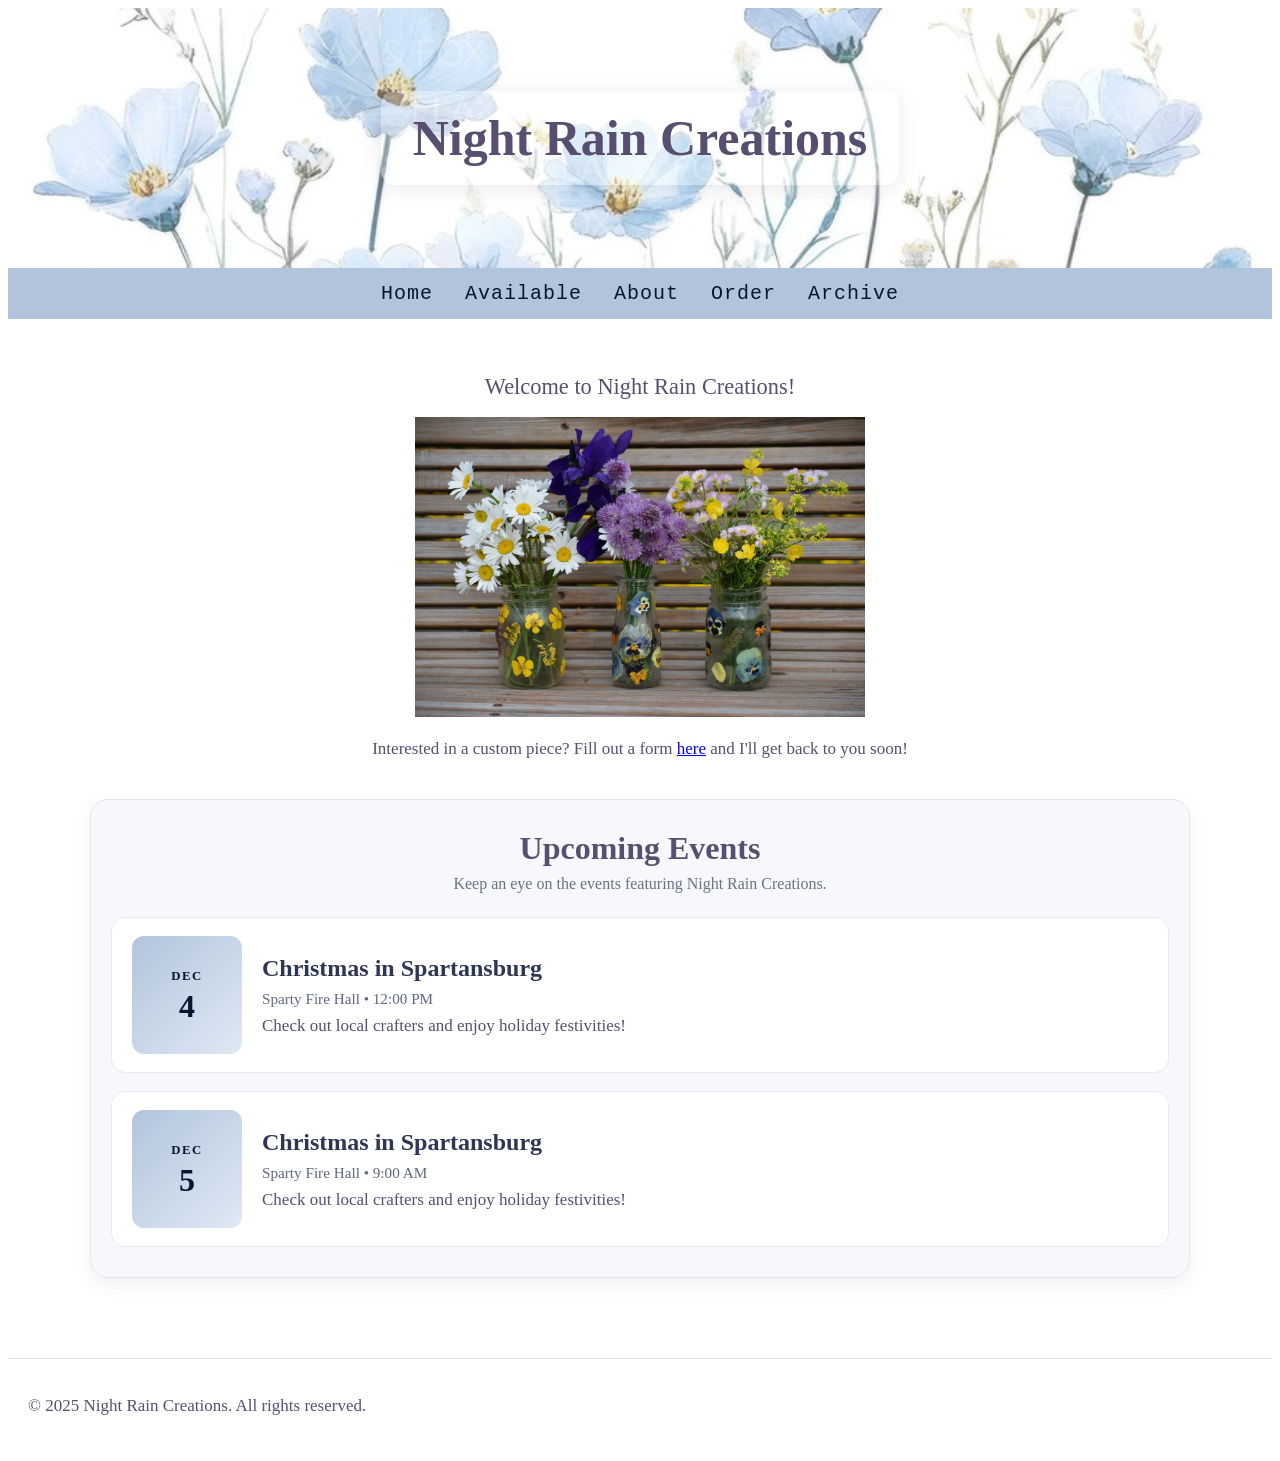
<file: docs/index.html>
<!DOCTYPE html>
<html lang="en">

<header>
    <title>Night Rain Creations</title>
    <link rel="stylesheet" type="text/css" href="gallery.css"/>
    <h1>Night Rain Creations</h1>
</header>

<body>
        <ul class="navbar">
            <li class="navbar"><a href="index.html">Home</a></li>
			<li class="navbar"><a href="gallery.html">Available</a></li> 
            <li class="navbar"><a href="about.html">About</a></li>  
            <li class="navbar"><a href="order.html">Order</a></li>
            <li class="navbar"><a href="archive.html">Archive</a></li>
        </ul> 

    <main class="home-page">
        <p style="text-align: center;"" class="welcome-message">Welcome to Night Rain Creations!</p>
        <p style="text-align: center;"><img src="images/pretty.jpg" height="300px"></p>
        <p style="text-align: center;">Interested in a custom piece? Fill out a form <a href="order.html">here</a> and I'll get back to you soon!</p>

        <section class="upcoming-events">
            <div class="section-heading">
                <h2>Upcoming Events</h2>
                <p>Keep an eye on the events featuring Night Rain Creations.</p>
            </div>

            <div class="event-list">
                <article class="event-card">
                    <div class="event-date">
                        <span class="month">Dec</span>
                        <span class="day">4</span>
                    </div>
                    <div class="event-details">
                        <h3>Christmas in Spartansburg</h3>
                        <p class="event-meta">Sparty Fire Hall • 12:00 PM</p>
                        <p>Check out local crafters and enjoy holiday festivities!</p>
                    </div>
                </article>

                <article class="event-card">
                    <div class="event-date">
                        <span class="month">Dec</span>
                        <span class="day">5</span>
                    </div>
                    <div class="event-details">
                        <h3>Christmas in Spartansburg</h3>
                        <p class="event-meta">Sparty Fire Hall • 9:00 AM</p>
                        <p>Check out local crafters and enjoy holiday festivities!</p>
                    </div>
                </article>
            </div>
        </section>
    </main>

    <footer>
        <p>&copy; 2025 Night Rain Creations. All rights reserved.</p>
    </footer>
    
</body>
</html>
</file>
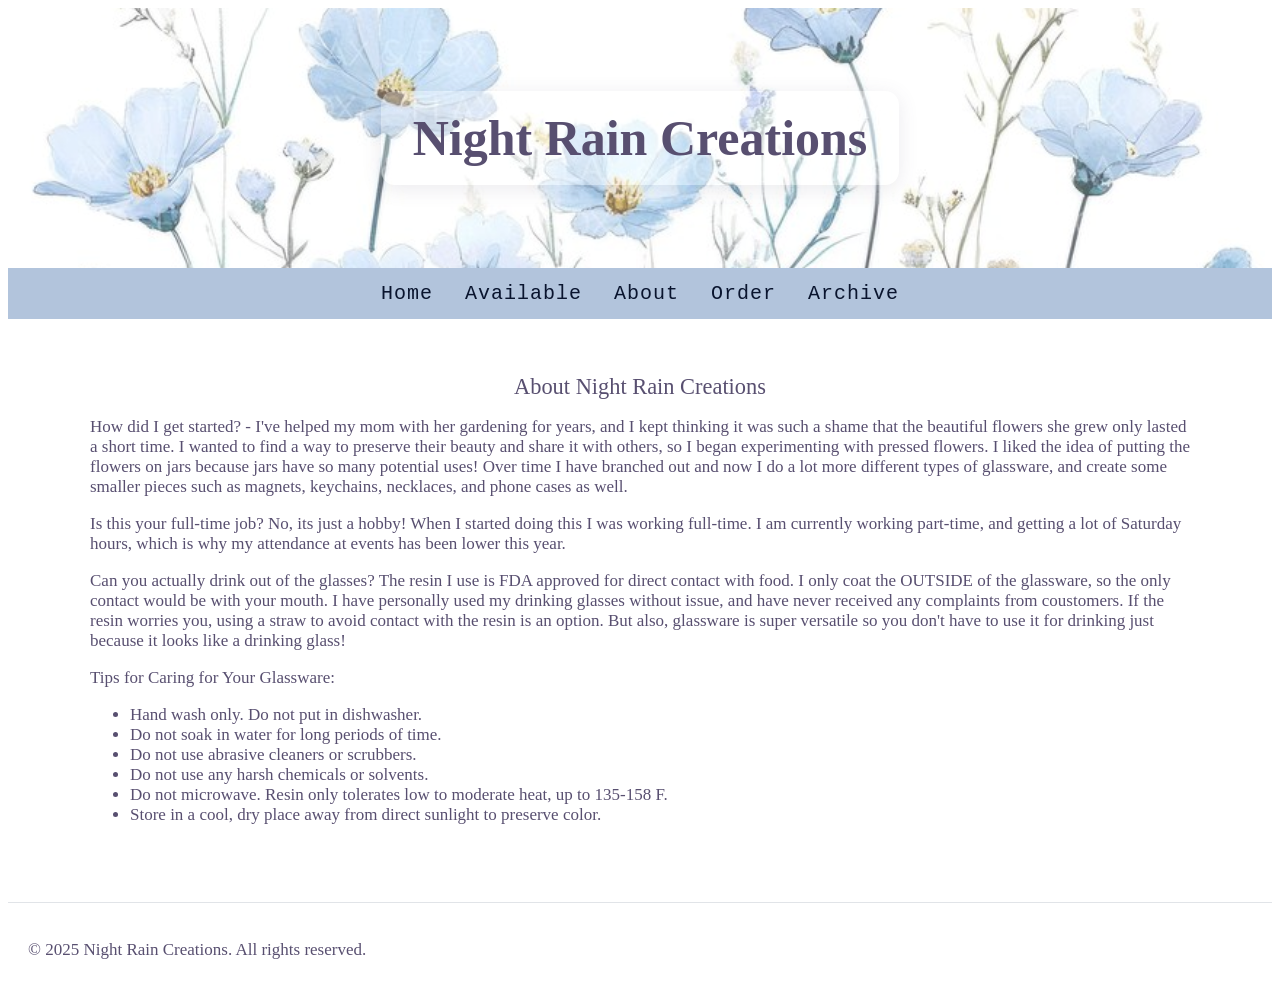
<file: docs/about.html>
<!DOCTYPE html>
<html lang="en">

<header>
    <title>Night Rain Creations</title>
    <link rel="stylesheet" type="text/css" href="gallery.css"/>
    <h1>Night Rain Creations</h1>
</header>

<body>
        <ul class="navbar">
            <li class="navbar"><a href="index.html">Home</a></li>
			<li class="navbar"><a href="gallery.html">Available</a></li> 
            <li class="navbar"><a href="about.html">About</a></li>  
            <li class="navbar"><a href="order.html">Order</a></li>
            <li class="navbar"><a href="archive.html">Archive</a></li>
        </ul> 

    <main class="home-page">
        <p class="welcome-message">About Night Rain Creations</p>
        <p>How did I get started? - I've helped my mom with her gardening for years, and I kept thinking it was such a shame that the beautiful flowers she grew only lasted a short time. I wanted to find a way to preserve their beauty and share it with others, so I began experimenting with pressed flowers. I liked the idea of putting the flowers on jars because jars have so many potential uses! Over time I have branched out and now I do a lot more different types of glassware, and create some smaller pieces such as magnets, keychains, necklaces, and phone cases as well.</p>
        <p>Is this your full-time job? No, its just a hobby! When I started doing this I was working full-time. I am currently working part-time, and getting a lot of Saturday hours, which is why my attendance at events has been lower this year.</p>
        <p>Can you actually drink out of the glasses? The resin I use is FDA approved for direct contact with food. I only coat the OUTSIDE of the glassware, so the only contact would be with your mouth. I have personally used my drinking glasses without issue, and have never received any complaints from coustomers. If the resin worries you, using a straw to avoid contact with the resin is an option. But also, glassware is super versatile so you don't have to use it for drinking just because it looks like a drinking glass!</p>
        <p>Tips for Caring for Your Glassware:</p>
        <ul>
            <li>Hand wash only. Do not put in dishwasher.</li>
            <li>Do not soak in water for long periods of time.</li>
            <li>Do not use abrasive cleaners or scrubbers.</li>
            <li>Do not use any harsh chemicals or solvents.</li>
            <li>Do not microwave. Resin only tolerates low to moderate heat, up to 135-158 F.</li>
            <li>Store in a cool, dry place away from direct sunlight to preserve color.</li>
        </ul>
    </main>

    <footer>
        <p>&copy; 2025 Night Rain Creations. All rights reserved.</p>
    </footer>
    
</body>
</html>
</file>
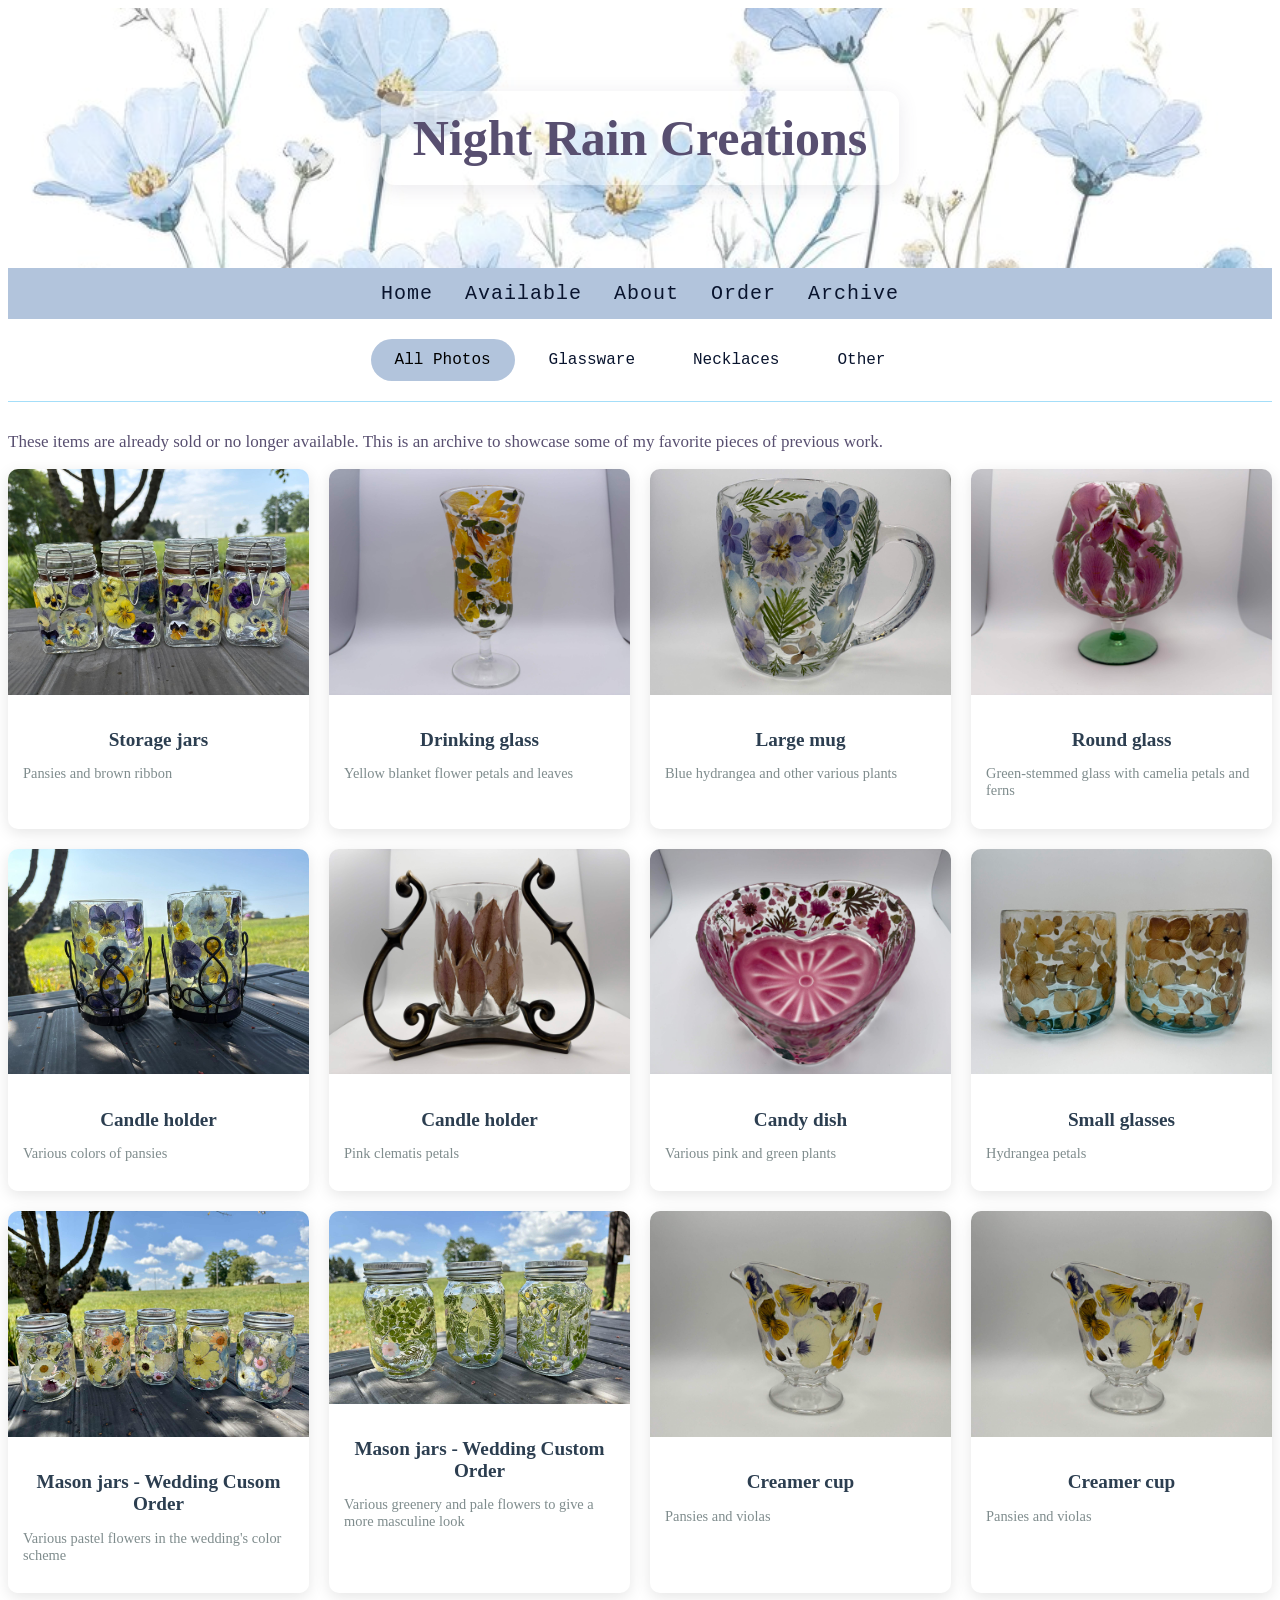
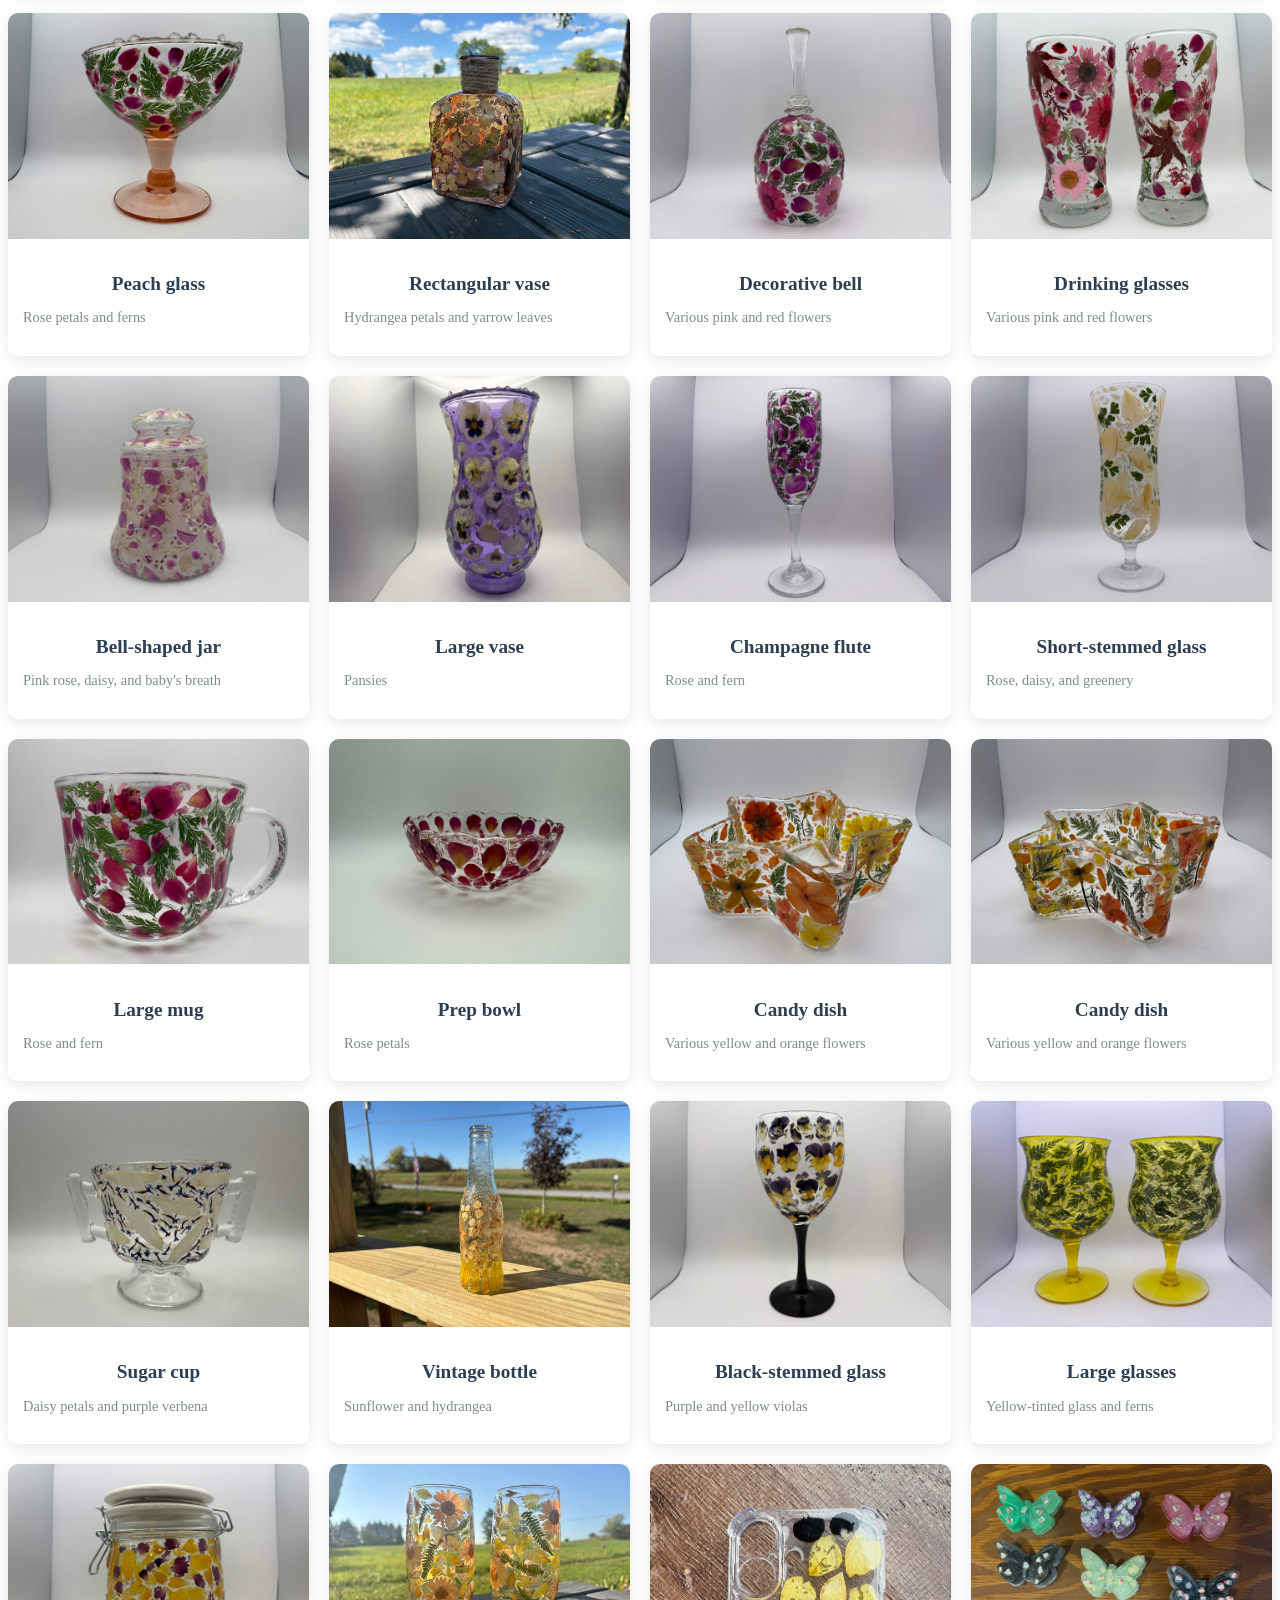
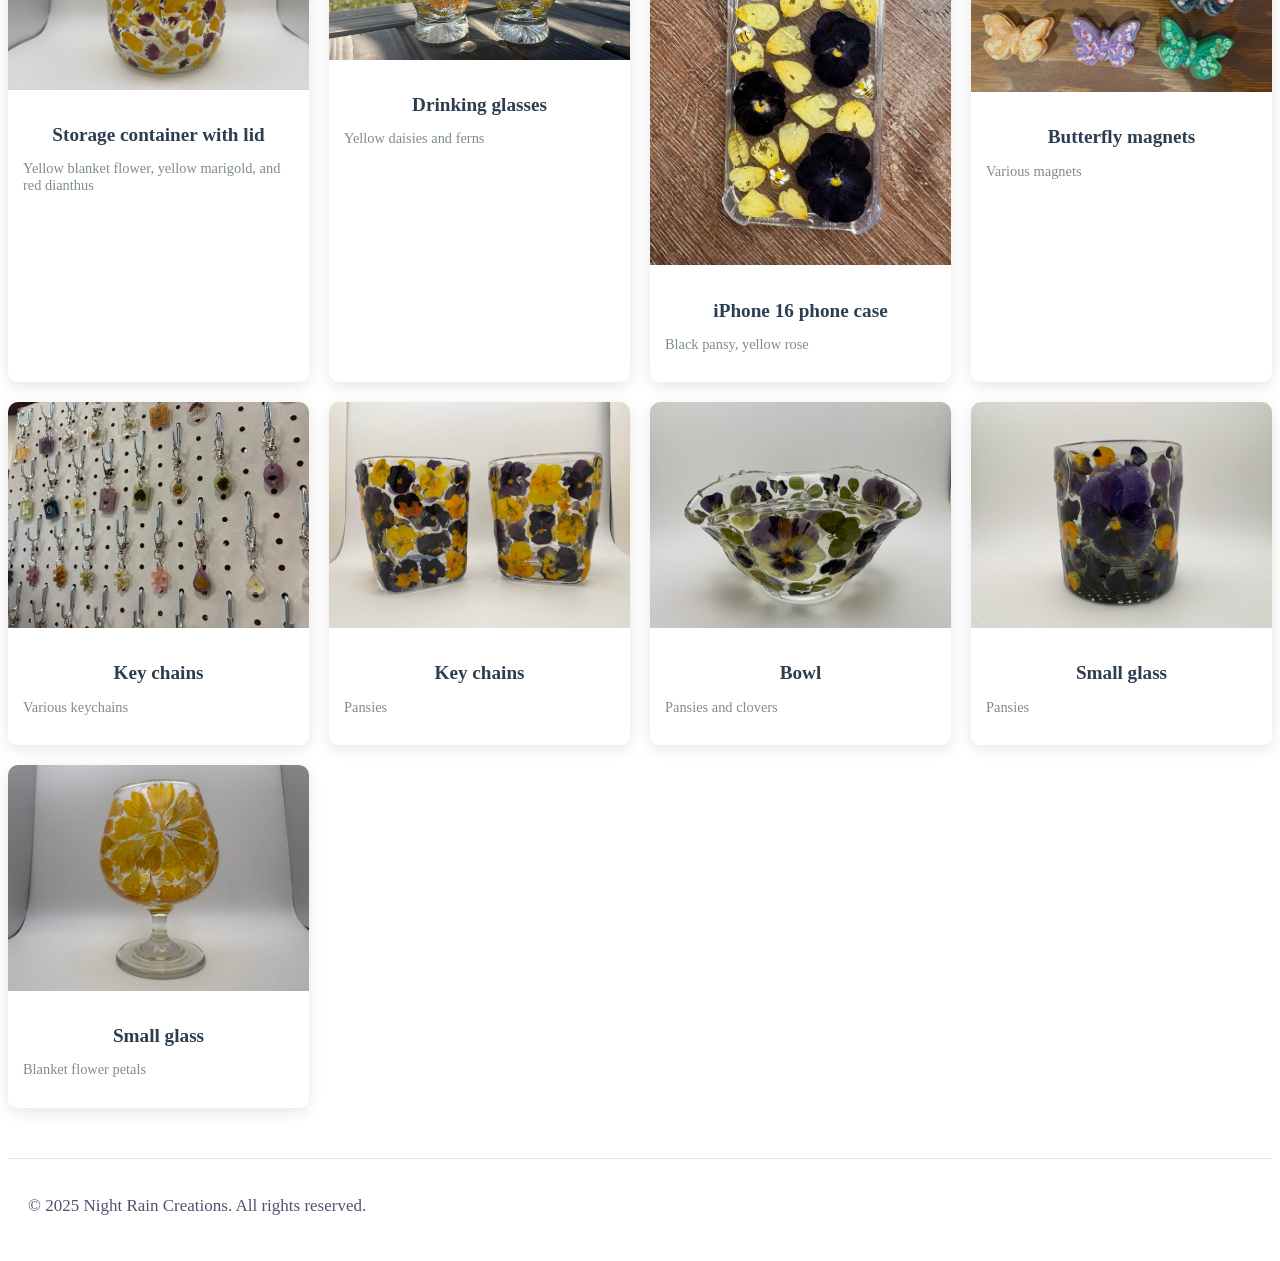
<file: docs/archive.html>
<!DOCTYPE html>
<html lang="en">

<header>
    <title>Night Rain Creations</title>
    <link rel="stylesheet" type="text/css" href="gallery.css"/>
    <script src="archive.js" defer></script>
    <h1>Night Rain Creations</h1>
</header>
<body></body>
<ul class="navbar">
            <li class="navbar"><a href="index.html">Home</a></li>
			<li class="navbar"><a href="gallery.html">Available</a></li>
            <li class="navbar"><a href="about.html">About</a></li>  
            <li class="navbar"><a href="order.html">Order</a></li>
            <li class="navbar"><a href="archive.html">Archive</a></li> 
        </ul> 
<br>     
<div class="tabs">
            <button class="tab active" data-category="all">All Photos</button>
            <button class="tab" data-category="glassware">Glassware</button>
            <button class="tab" data-category="necklaces">Necklaces</button>
            <button class="tab" data-category="other">Other</button>
        </div>
<p>These items are already sold or no longer available. This is an archive to showcase some of my favorite pieces of previous work.</p>
        <div class="gallery" id="gallery">
            <!-- Gallery items will be generated by JavaScript -->
        </div>
    </div>

    <!-- Back to Top button -->
    <button id="backToTop" aria-label="Back to top">↑</button>

    <footer>
        <p>&copy; 2025 Night Rain Creations. All rights reserved.</p>
    </footer>
</body>
</html>
</file>
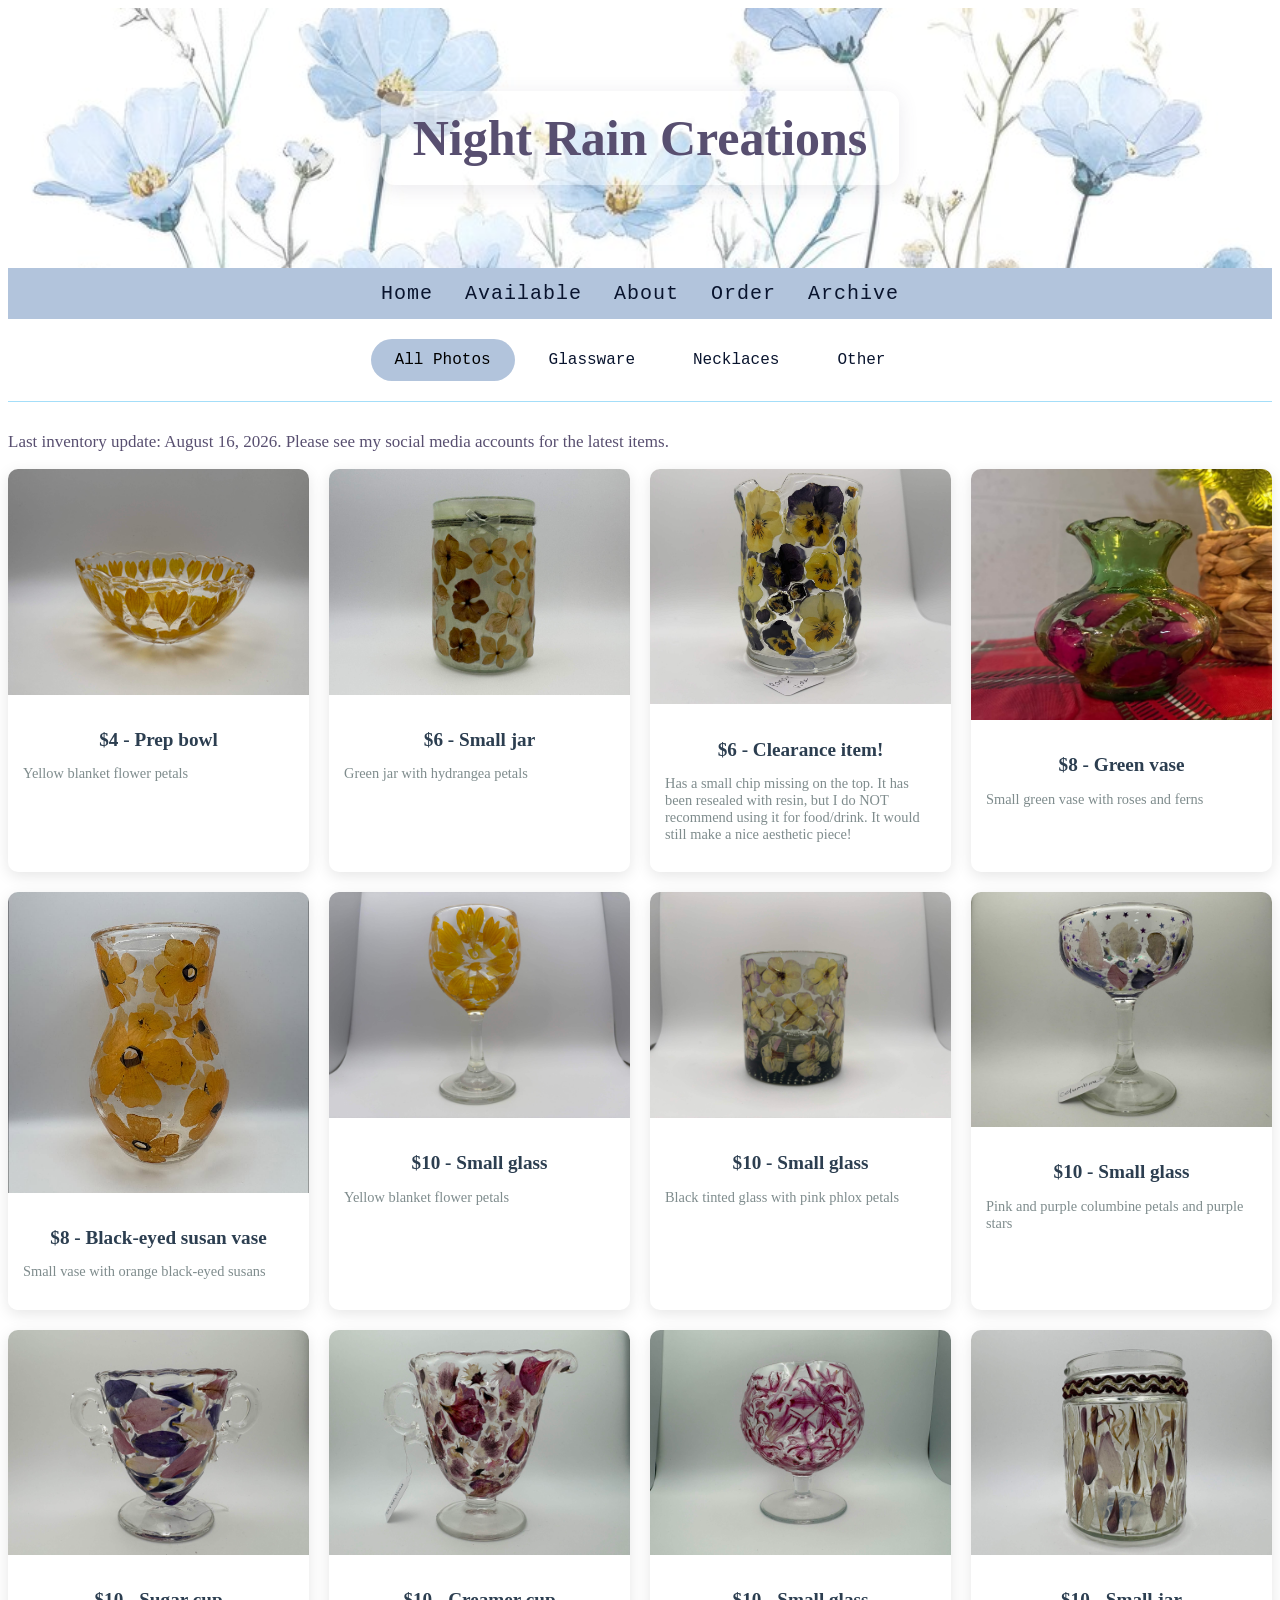
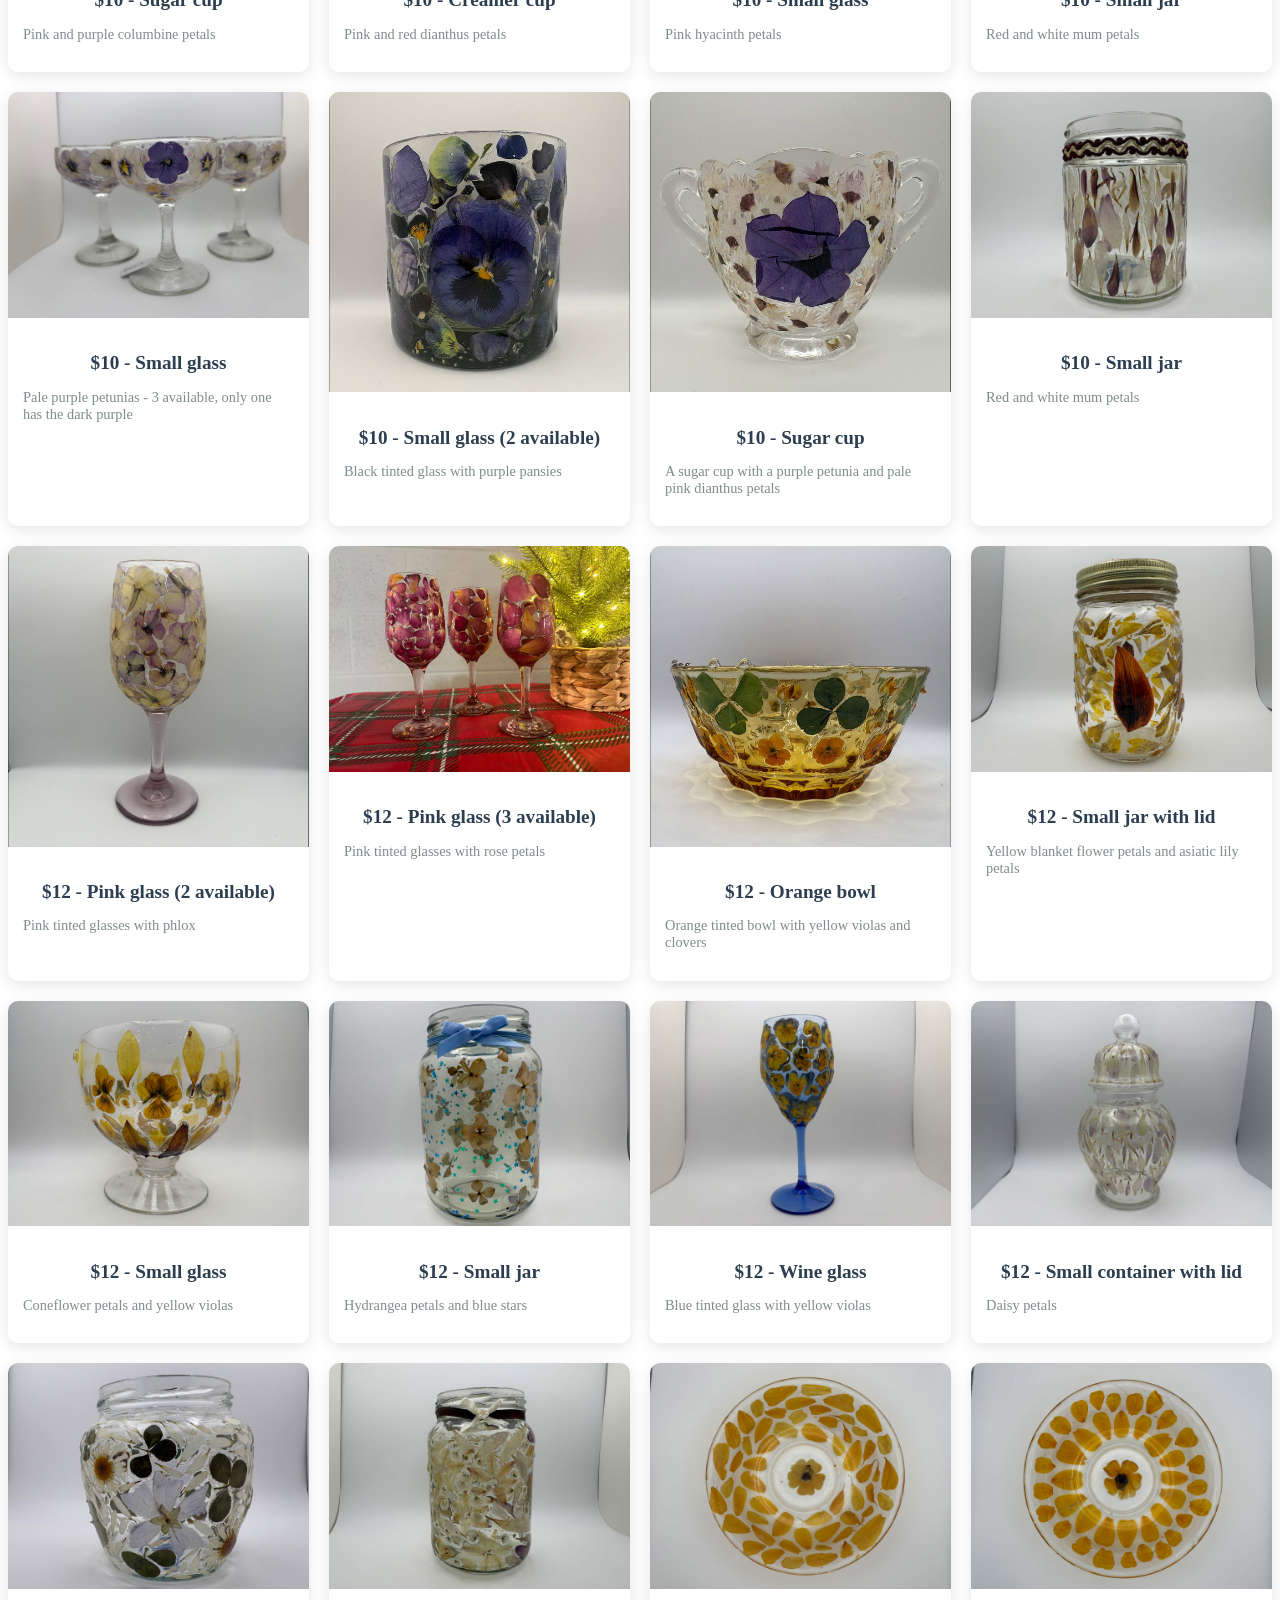
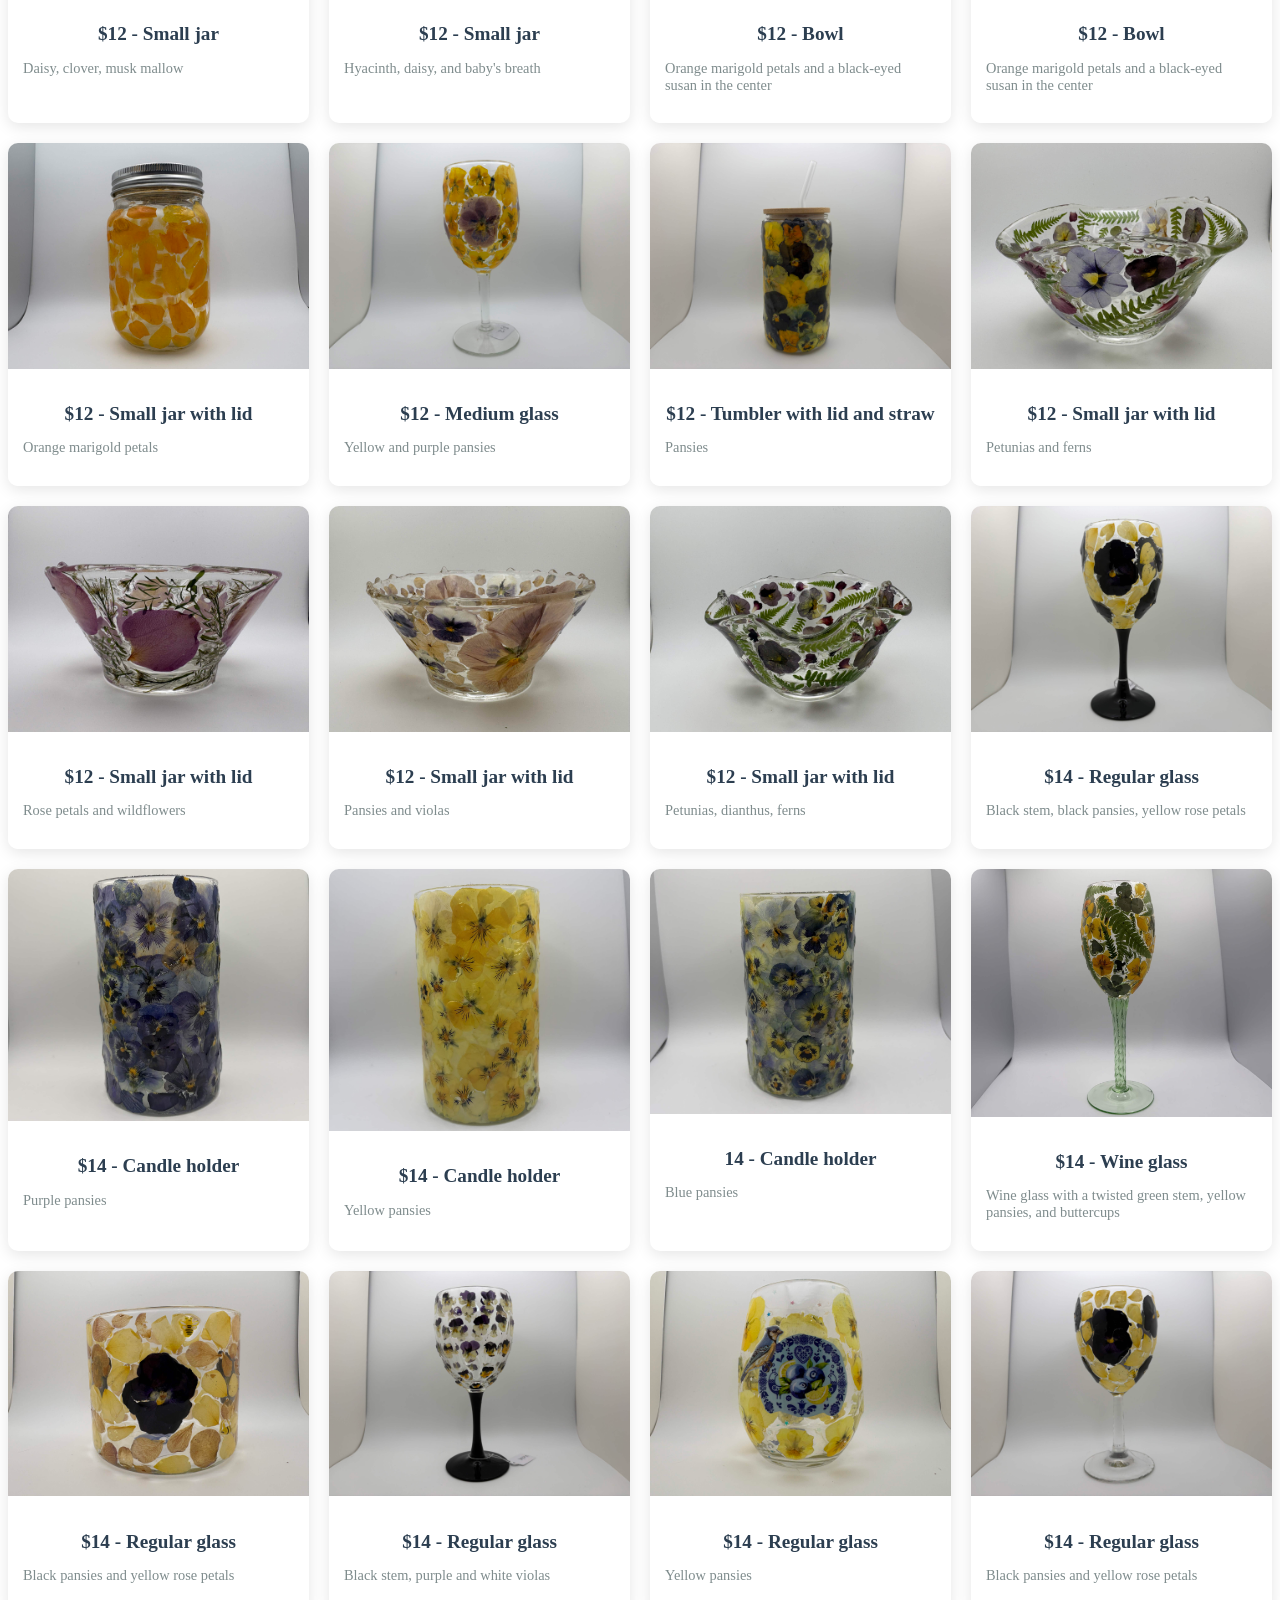
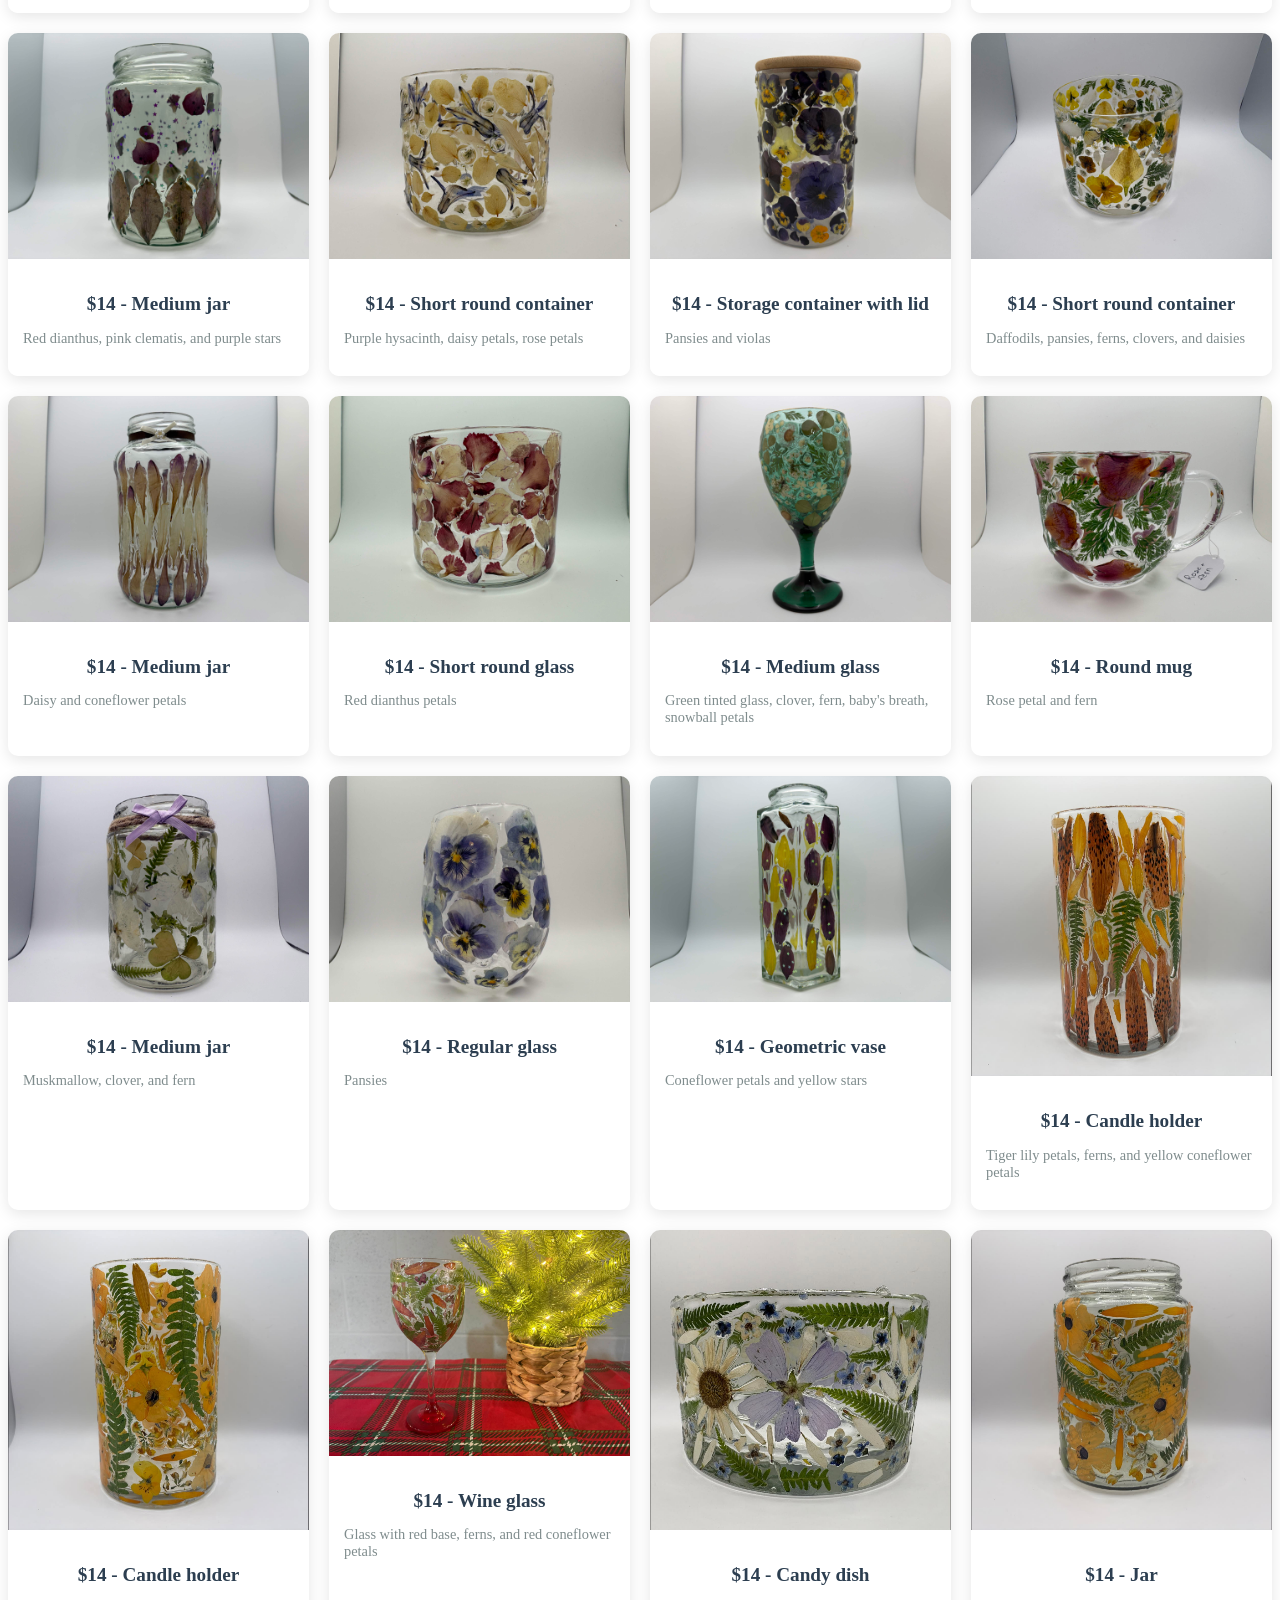
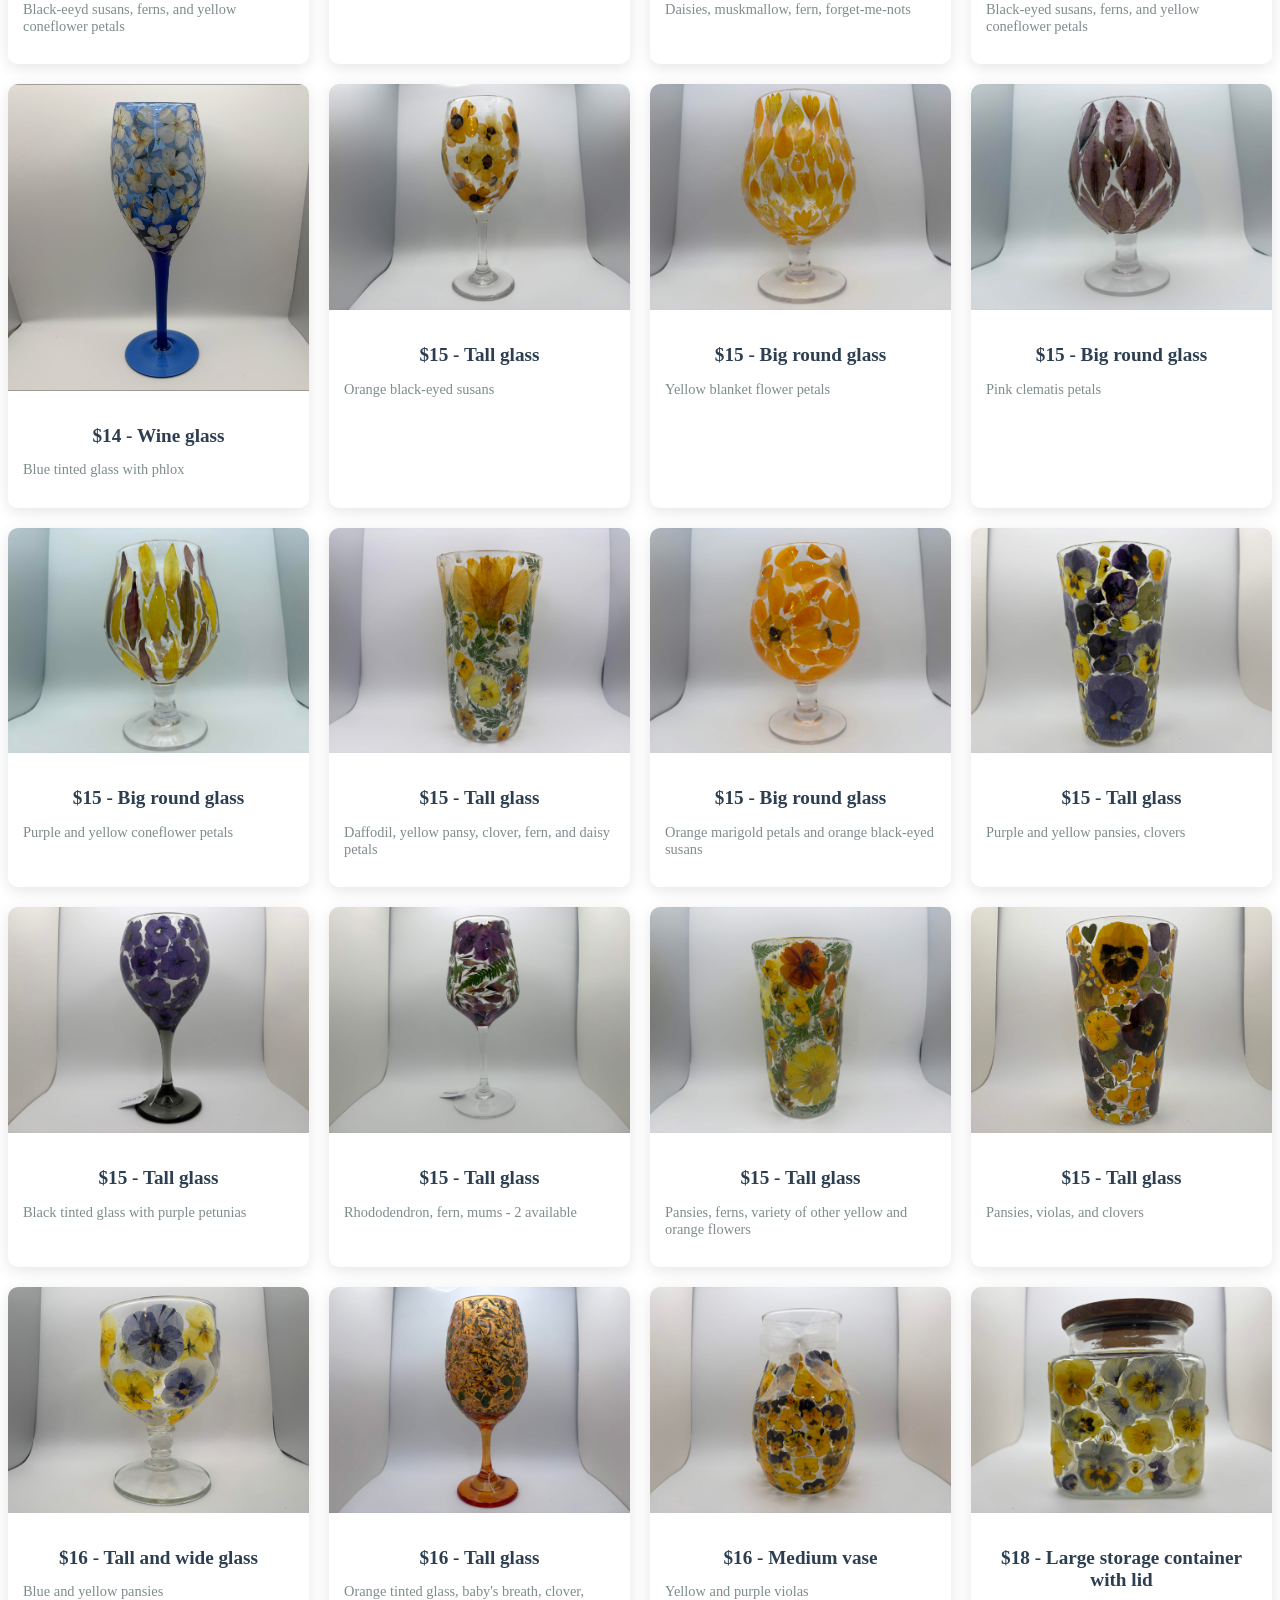
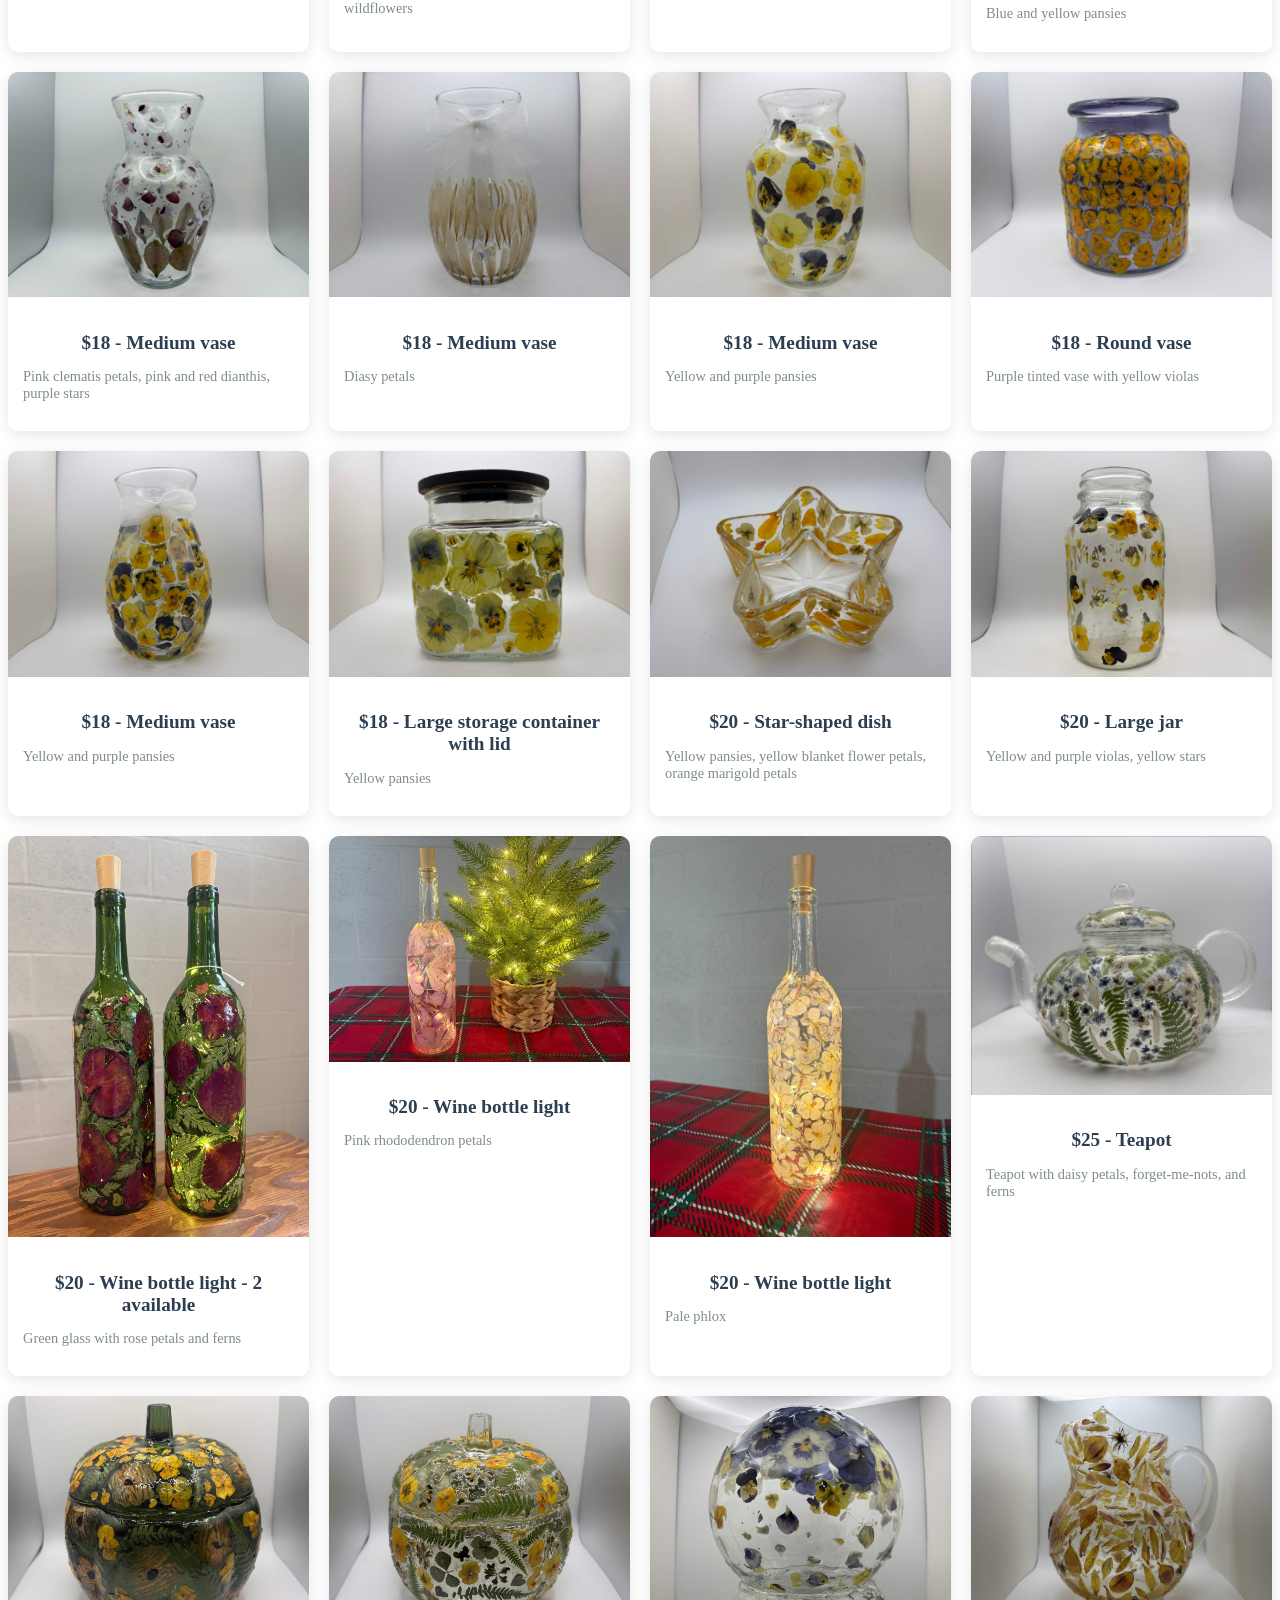
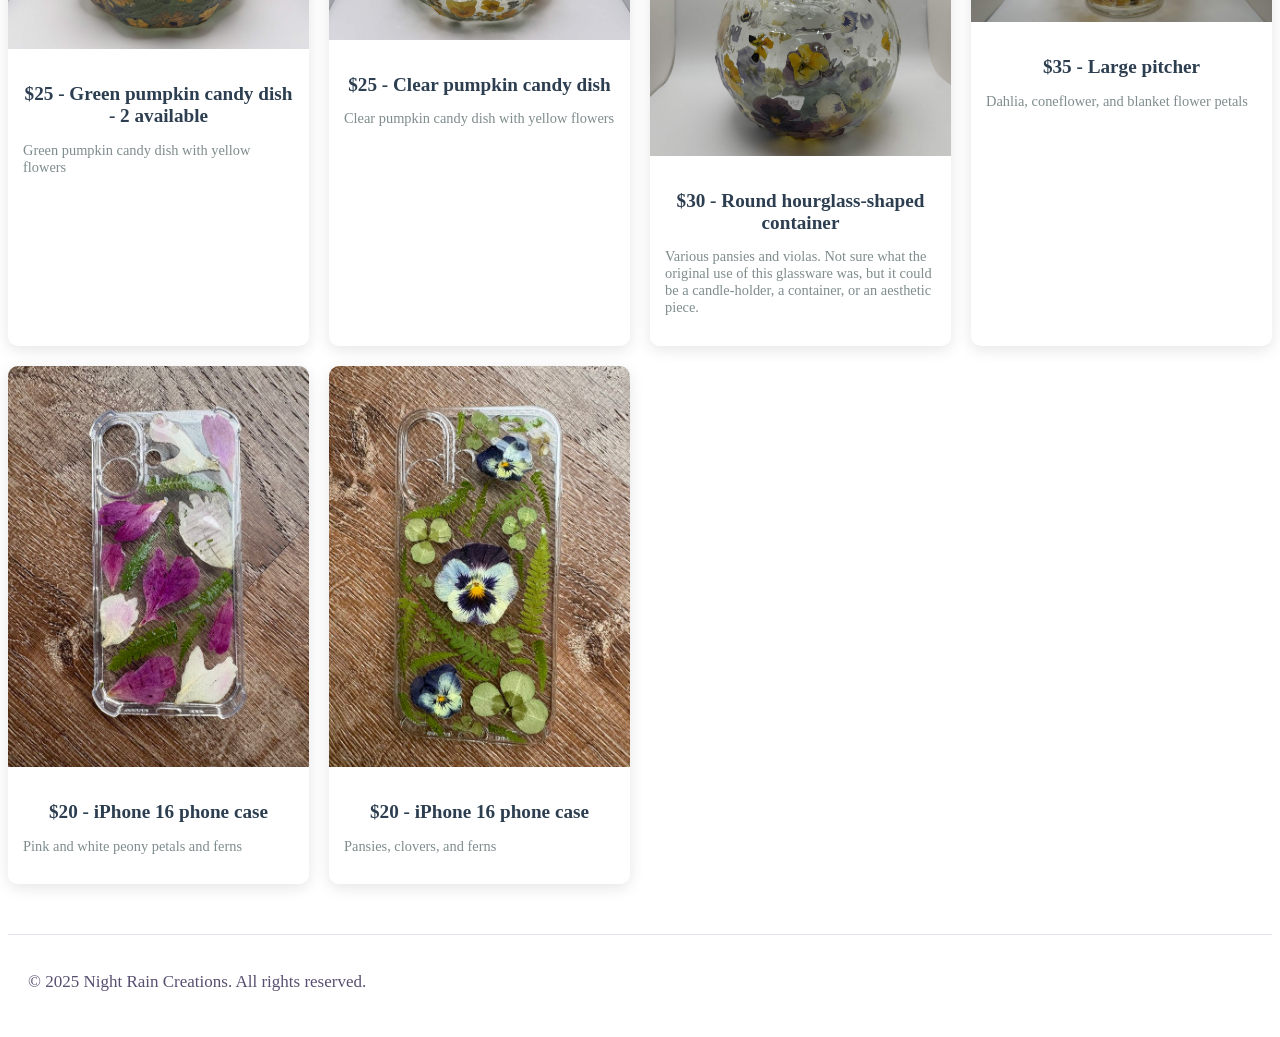
<file: docs/gallery.html>
<!DOCTYPE html>
<html lang="en">

<header>
    <title>Night Rain Creations</title>
    <link rel="stylesheet" type="text/css" href="gallery.css"/>
    <script src="gallery.js" defer></script>
    <h1>Night Rain Creations</h1>
</header>
<body></body>
<ul class="navbar">
            <li class="navbar"><a href="index.html">Home</a></li>
			<li class="navbar"><a href="gallery.html">Available</a></li>
            <li class="navbar"><a href="about.html">About</a></li>  
            <li class="navbar"><a href="order.html">Order</a></li>
            <li class="navbar"><a href="archive.html">Archive</a></li> 
        </ul> 
<br>     
<div class="tabs">
            <button class="tab active" data-category="all">All Photos</button>
            <button class="tab" data-category="glassware">Glassware</button>
            <button class="tab" data-category="necklaces">Necklaces</button>
            <button class="tab" data-category="other">Other</button>
        </div>
<p>Last inventory update: August 16, 2026. Please see my social media accounts for the latest items.</p>
        <div class="gallery" id="gallery">
            <!-- Gallery items will be generated by JavaScript -->
        </div>
    </div>

    <!-- Back to Top button -->
    <button id="backToTop" aria-label="Back to top">↑</button>

    <footer>
        <p>&copy; 2025 Night Rain Creations. All rights reserved.</p>
    </footer>
</body>
</html>
</file>
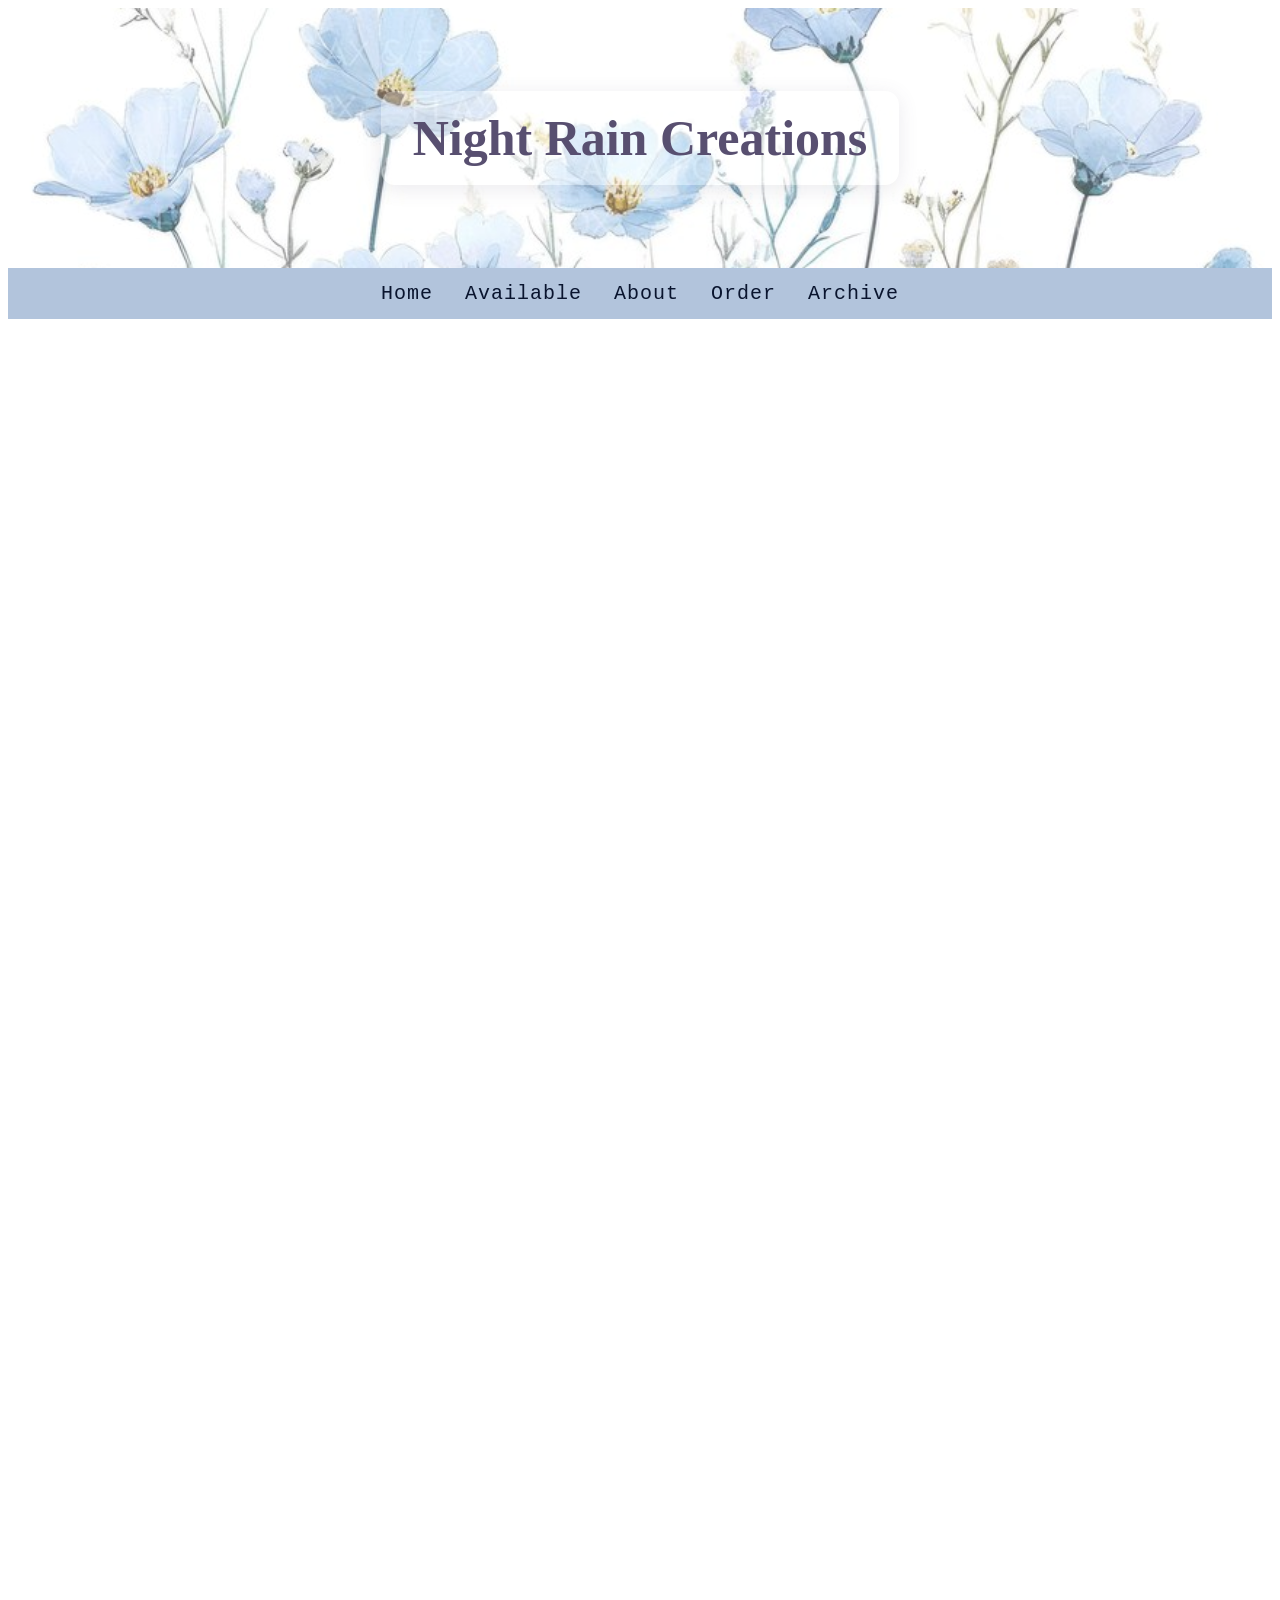
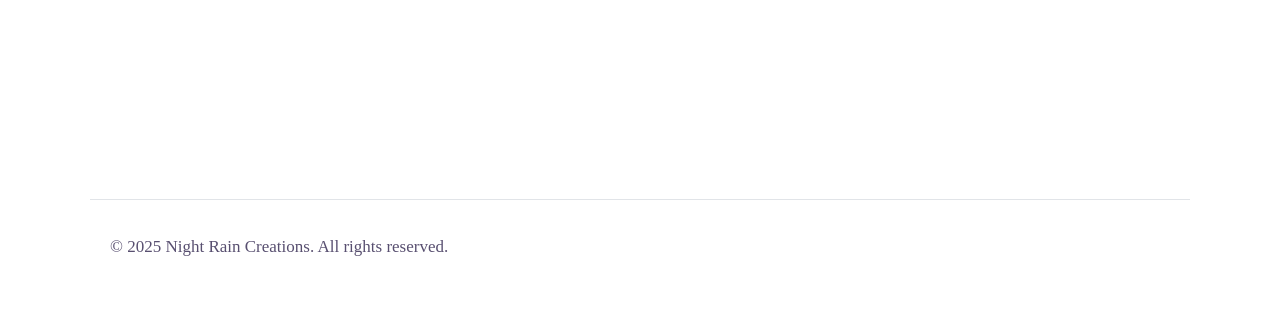
<file: docs/order.html>
<!DOCTYPE html>
<html lang="en">

<header>
    <title>Night Rain Creations</title>
    <link rel="stylesheet" type="text/css" href="gallery.css"/>
    <h1>Night Rain Creations</h1>
</header>

<body>
        <ul class="navbar">
            <li class="navbar"><a href="index.html">Home</a></li>
			<li class="navbar"><a href="gallery.html">Available</a></li> 
            <li class="navbar"><a href="about.html">About</a></li>  
            <li class="navbar"><a href="order.html">Order</a></li>
            <li class="navbar"><a href="archive.html">Archive</a></li>
        </ul> 

    <main class="home-page">
<iframe src="https://docs.google.com/forms/d/e/1FAIpQLSfLwmQXPAxlygTYhifvSajscqABqrhgwHtAbdZDyIkGDub95g/viewform?embedded=true" width="640" height="1395" frameborder="0" marginheight="0" marginwidth="0">Loading…</iframe>
    <footer>
        <p>&copy; 2025 Night Rain Creations. All rights reserved.</p>
    </footer>
    
</body>
</html>
</file>
<file: docs/gallery.css>
header {
  position: relative;
  background-image: url('images/background.jpg');
  background-size: cover;
  background-position: center;
  background-repeat: no-repeat;
  padding: 40px 20px;
  display: flex;
  align-items: center;
  justify-content: center;
  min-height: 180px;
  overflow: hidden;
}

header::before {
  content: "";
  position: absolute;
  inset: 0;
  background: rgba(255, 255, 255, 0.30);
}

h1
{
    position: relative;
    z-index: 1;
    color:#584f70;
    font-size: 50px;
    font-family: "Palatino", "URW Palladio L", serif;
    text-align: center;
    margin: 0;
    padding: 18px 32px;
    display: inline-block;
    background: rgba(255, 255, 255, 0.28);
    border-radius: 14px;
    box-shadow: 0 4px 20px rgba(88, 79, 112, 0.12);
}
h3
{
    font-size: 25px;
    font-family: "Palatino", "URW Palladio L", serif;
    text-align: center;
}
body
{
    background-color: white;
    color:#584f70;
    font-size: 17px;
    text-align: center;
}
h4
{
    color:#584f70;
    text-align:left;
    font-family: "Palatino", "URW Palladio L", serif;
}

h5
{
    color:#584f70;
    font-size: 20px;
    font-family: "Palatino", "URW Palladio L", serif;
    text-align: center;
}

li
{
    text-align: left;
}

p {
    color:#584f70;
    font-size: 17px;
    text-align: left;
}

.home-page {
  max-width: 1100px;
  margin: 0 auto;
  padding: 30px 20px 10px;
}

.welcome-message {
  text-align: center;
  font-size: 1.4rem;
  margin: 25px 0 10px;
}

.upcoming-events {
  margin: 40px auto 20px;
  padding: 30px 20px;
  background: #f7f8fb;
  border: 1px solid #dfe7f1;
  border-radius: 18px;
  box-shadow: 0 6px 18px rgba(88, 79, 112, 0.08);
}

.section-heading {
  text-align: center;
  margin-bottom: 24px;
}

.section-heading h2 {
  margin: 0 0 8px;
  color: #584f70;
  font-size: 2rem;
  font-family: "Palatino", "URW Palladio L", serif;
}

.section-heading p {
  margin: 0;
  color: #6c7280;
  text-align: center;
  font-size: 1rem;
}

.event-list {
  display: grid;
  gap: 18px;
}

.event-card {
  display: grid;
  grid-template-columns: 110px 1fr;
  gap: 20px;
  align-items: center;
  padding: 18px 20px;
  background: #fff;
  border-radius: 14px;
  border: 1px solid #e5eaf2;
}

.event-date {
  display: flex;
  flex-direction: column;
  align-items: center;
  justify-content: center;
  background: linear-gradient(135deg, #b2c4dc, #dfe9f5);
  border-radius: 12px;
  padding: 14px 10px;
  min-height: 90px;
}

.event-date .month {
  font-size: 0.8rem;
  letter-spacing: 0.12em;
  text-transform: uppercase;
  font-weight: 700;
  color: #09142e;
}

.event-date .day {
  font-size: 2rem;
  line-height: 1;
  font-weight: 700;
  color: #09142e;
  margin-top: 6px;
}

.event-details {
  text-align: left;
}

.event-details h3 {
  margin: 0 0 8px;
  color: #2f3655;
  text-align: left;
  font-size: 1.5rem;
}

.event-details p {
  margin: 0;
  text-align: left;
}

.event-meta {
  color: #5d6780;
  font-size: 0.95rem;
  margin-bottom: 8px !important;
}

ul.navbar {
  list-style-type: none;
  margin: 0;
  padding: 0;
  overflow: hidden;
  background-color: #b2c4dc;
  display: flex;
  justify-content: center;
  align-items: center;
  font-family: "Monaco", "Courier New", monospace;
  letter-spacing: 1px;
  color: #758ec4;
  font-size: 20px;
}

li.navbar {
  float: none;
}

li.navbar a {
  display: block;
  color: #09142e;
  text-align: center;
  padding: 14px 16px;
  text-decoration: none;
}

li.navbar a:hover {
  color: #a4def9;
  background-color: #09142e;
}

.tabs {
  display: flex;
  justify-content: center;
  flex-wrap: wrap;
  margin-bottom: 30px;
  border-bottom: 1px solid #a4def9;
  padding-bottom: 10px;
}

.tab {
  padding: 12px 24px; 
  font-family: "Monaco", "Courier New", monospace;
  margin: 0 5px 10px;
  background: none;
  border: none;
  border-radius: 30px;
  font-size: 16px;
  font-weight: 500;
  cursor: pointer;
  transition: all 0.3s ease;
  color: #09142e;
}

.tab:hover {
  background-color: #e9ecef;
  color: #09142e;
}

.tab.active {
  background-color: #b2c4dc;
  color: black;
}

.gallery {
  display: grid;
  grid-template-columns: repeat(auto-fill, minmax(280px, 1fr));
  gap: 20px;
}

.gallery-item {
  border-radius: 10px;
  overflow: hidden;
  box-shadow: 0 4px 15px rgba(0, 0, 0, 0.1);
  transition: transform 0.3s ease, box-shadow 0.3s ease;
  opacity: 0;
  transform: translateY(20px);
  animation: fadeIn 0.5s ease forwards;
}

.gallery-item:hover {
  transform: translateY(-5px);
  box-shadow: 0 10px 25px rgba(0, 0, 0, 0.15);
}

.gallery-item img {
  width: 100%;
  height: auto; /* Preserve full image without cropping */
  object-fit: contain;
  display: block;
  transition: transform 0.5s ease;
}

.gallery-item:hover img {
  transform: scale(1.05);
}

.item-info {
  padding: 15px;
  font-family: "Palatino", "URW Palladio L", serif;
  text-align: center;
  background-color: white;
  
}

.item-info h3 {
  font-size: 1.2rem;
  font-family: "Palatino", "URW Palladio L", serif;
  text-align: center;
  margin-bottom: 5px;
  color: #2c3e50;
}

.item-info p {
  color: #7f8c8d;
  font-family: "Palatino", "URW Palladio L", serif;
  text-align: left;
  font-size: 0.9rem;
}

@keyframes fadeIn {
  to {
    opacity: 1;
    transform: translateY(0);
  }
}

.no-results {
  grid-column: 1 / -1;
  text-align: center;
  padding: 40px;
  color: #7f8c8d;
}

footer {
  text-align: center;
  margin-top: 50px;
  padding: 20px;
  color: #7f8c8d;
  border-top: 1px solid #e1e4e8;
}

@media (max-width: 768px) {
  .gallery {
    grid-template-columns: repeat(auto-fill, minmax(220px, 1fr));
  }
}

@media (max-width: 480px) {
  .gallery {
    grid-template-columns: 1fr;
  }

  .tab {
    padding: 10px 16px;
    font-family: "Georgia", Times, serif;
    font-size: 0.9rem;
  }
}

/* Back to Top button */
#backToTop {
  position: fixed;
  right: 20px;
  bottom: 24px;
  background: #b2c4dc;
  color: #09142e;
  border: none;
  border-radius: 50%;
  width: 44px;
  height: 44px;
  display: none;
  align-items: center;
  justify-content: center;
  cursor: pointer;
  box-shadow: 0 4px 12px rgba(0,0,0,0.15);
  font-size: 20px;
  transition: opacity 0.2s ease, transform 0.2s ease;
  z-index: 1000;
}
#backToTop.show {
  display: flex;
  opacity: 1;
  transform: translateY(0);
}
#backToTop:hover {
  transform: scale(1.05);
}
</file>
